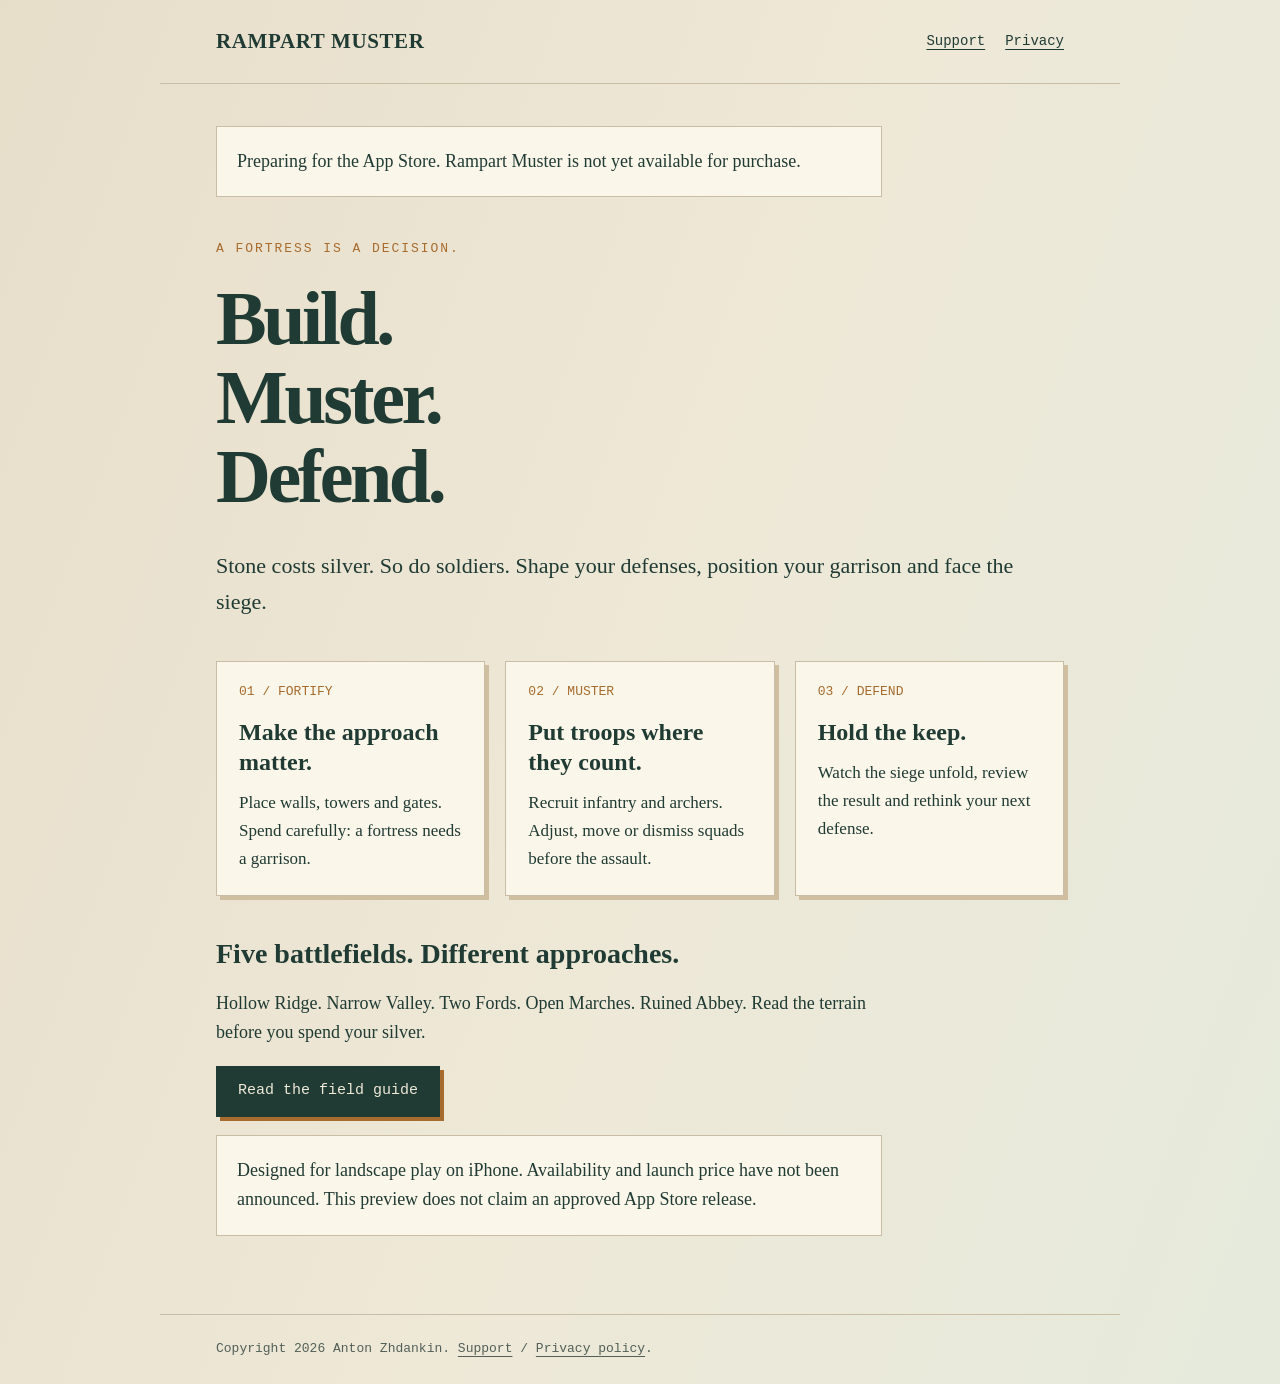
<file: index.html>
<!doctype html>
<html lang="en"><head><meta charset="utf-8"><meta name="viewport" content="width=device-width,initial-scale=1"><meta name="referrer" content="no-referrer"><meta name="description" content="Rampart Muster: build defenses, recruit your garrison and hold the keep."><title>Rampart Muster | Build. Muster. Defend.</title><link rel="stylesheet" href="styles.css"></head>
<body><a class="skip" href="#main">Skip to content</a><header><a class="brand" href="index.html">RAMPART MUSTER</a><nav aria-label="Main"><a href="support.html">Support</a><a href="privacy.html">Privacy</a></nav></header><main id="main">
<p class="notice">Preparing for the App Store. Rampart Muster is not yet available for purchase.</p>
<p class="eyebrow">A fortress is a decision.</p><h1>Build.<br>Muster.<br>Defend.</h1><p class="lead">Stone costs silver. So do soldiers. Shape your defenses, position your garrison and face the siege.</p>
<div class="grid"><section class="card"><span class="number">01 / FORTIFY</span><h2>Make the approach matter.</h2><p>Place walls, towers and gates. Spend carefully: a fortress needs a garrison.</p></section><section class="card"><span class="number">02 / MUSTER</span><h2>Put troops where they count.</h2><p>Recruit infantry and archers. Adjust, move or dismiss squads before the assault.</p></section><section class="card"><span class="number">03 / DEFEND</span><h2>Hold the keep.</h2><p>Watch the siege unfold, review the result and rethink your next defense.</p></section></div>
<h2>Five battlefields. Different approaches.</h2><p>Hollow Ridge. Narrow Valley. Two Fords. Open Marches. Ruined Abbey. Read the terrain before you spend your silver.</p><p><a class="button" href="support.html">Read the field guide</a></p><p class="notice">Designed for landscape play on iPhone. Availability and launch price have not been announced. This preview does not claim an approved App Store release.</p>
</main><footer>Copyright 2026 Anton Zhdankin. <a href="support.html">Support</a> / <a href="privacy.html">Privacy policy</a>.</footer></body></html>
</file>
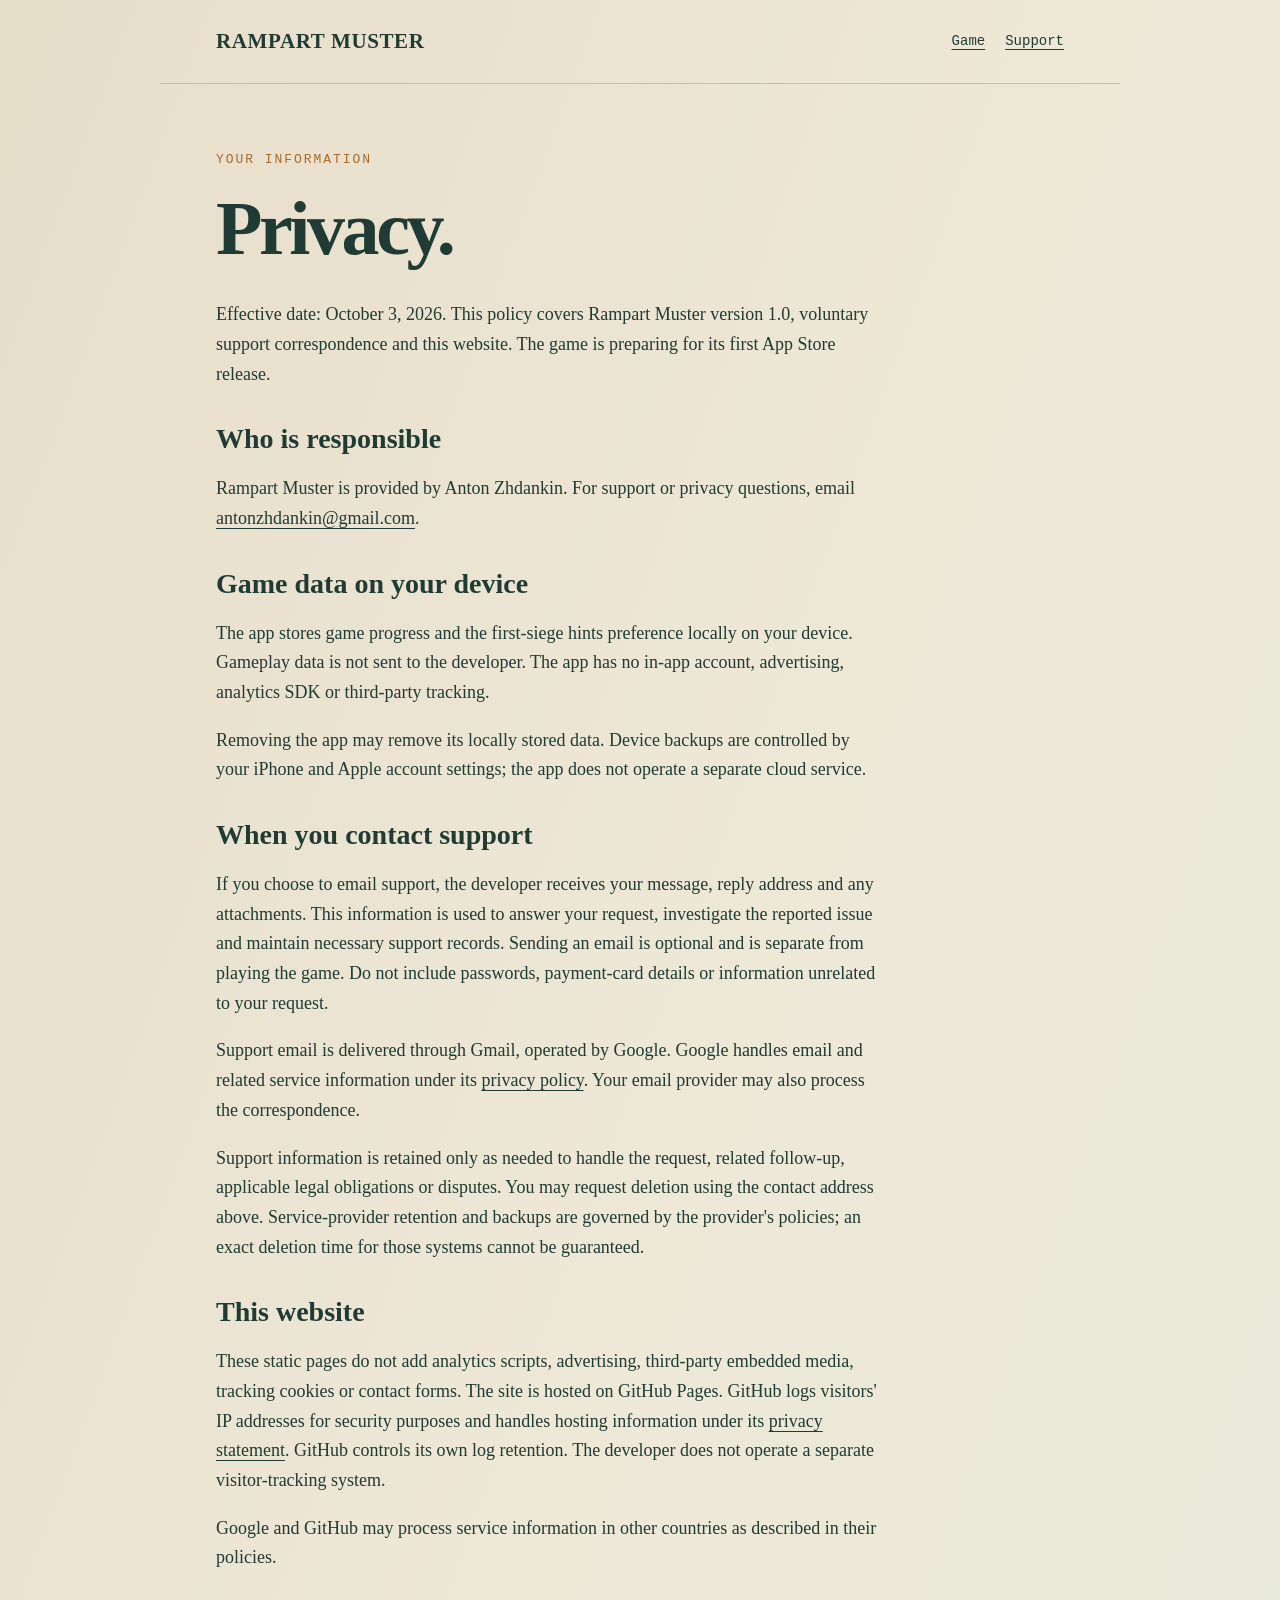
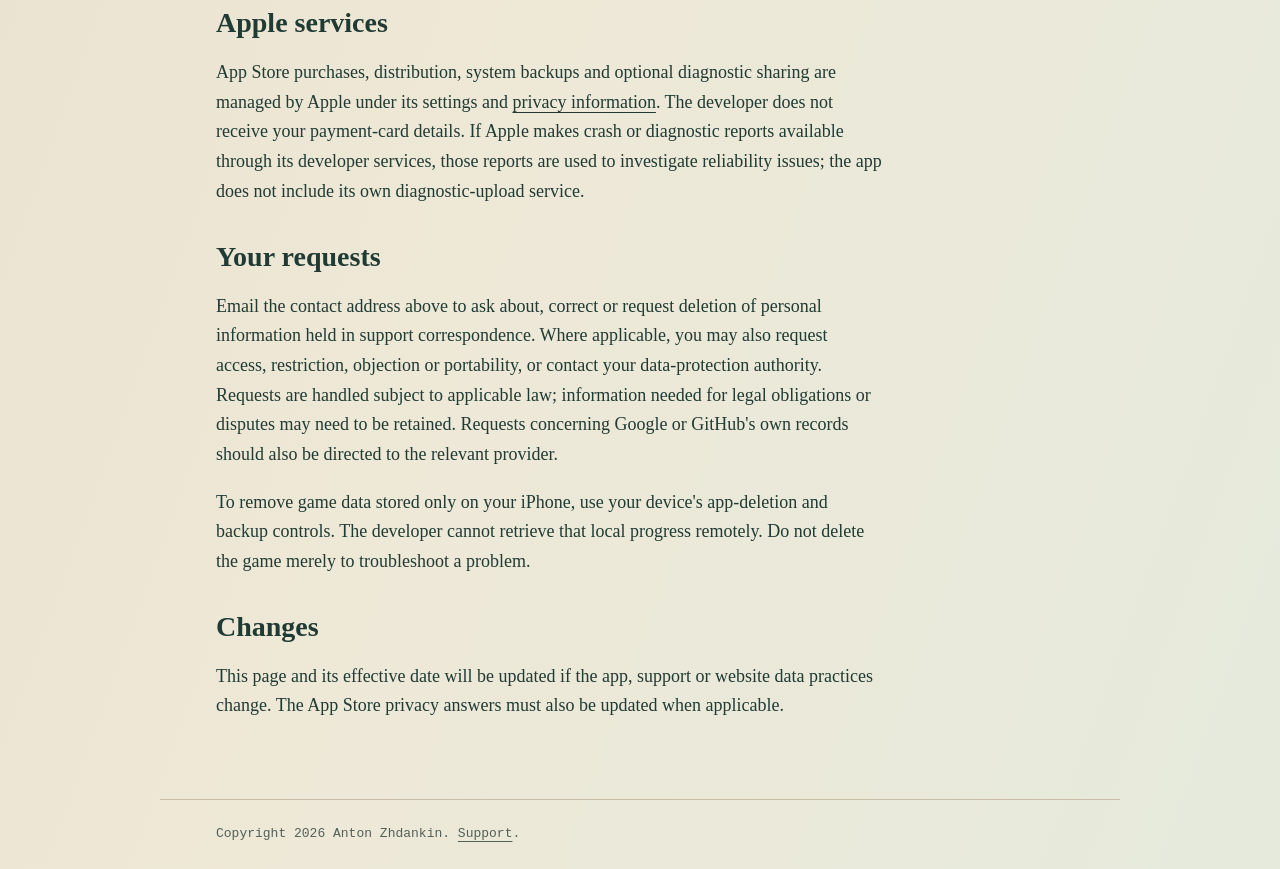
<file: privacy.html>
<!doctype html>
<html lang="en"><head><meta charset="utf-8"><meta name="viewport" content="width=device-width,initial-scale=1"><meta name="referrer" content="no-referrer"><meta name="description" content="Privacy information for Rampart Muster, its support email and this website."><title>Privacy policy | Rampart Muster</title><link rel="stylesheet" href="styles.css"></head>
<body><a class="skip" href="#main">Skip to content</a><header><a class="brand" href="index.html">RAMPART MUSTER</a><nav aria-label="Main"><a href="index.html">Game</a><a href="support.html">Support</a></nav></header><main id="main">
<p class="eyebrow">Your information</p><h1>Privacy.</h1><p>Effective date: October 3, 2026. This policy covers Rampart Muster version 1.0, voluntary support correspondence and this website. The game is preparing for its first App Store release.</p>
<h2>Who is responsible</h2><p>Rampart Muster is provided by Anton Zhdankin. For support or privacy questions, email <a href="mailto:antonzhdankin@gmail.com?subject=Rampart%20Muster%20privacy">antonzhdankin@gmail.com</a>.</p>
<h2>Game data on your device</h2><p>The app stores game progress and the first-siege hints preference locally on your device. Gameplay data is not sent to the developer. The app has no in-app account, advertising, analytics SDK or third-party tracking.</p><p>Removing the app may remove its locally stored data. Device backups are controlled by your iPhone and Apple account settings; the app does not operate a separate cloud service.</p>
<h2>When you contact support</h2><p>If you choose to email support, the developer receives your message, reply address and any attachments. This information is used to answer your request, investigate the reported issue and maintain necessary support records. Sending an email is optional and is separate from playing the game. Do not include passwords, payment-card details or information unrelated to your request.</p><p>Support email is delivered through Gmail, operated by Google. Google handles email and related service information under its <a href="https://policies.google.com/privacy" rel="noreferrer">privacy policy</a>. Your email provider may also process the correspondence.</p><p>Support information is retained only as needed to handle the request, related follow-up, applicable legal obligations or disputes. You may request deletion using the contact address above. Service-provider retention and backups are governed by the provider's policies; an exact deletion time for those systems cannot be guaranteed.</p>
<h2>This website</h2><p>These static pages do not add analytics scripts, advertising, third-party embedded media, tracking cookies or contact forms. The site is hosted on GitHub Pages. GitHub logs visitors' IP addresses for security purposes and handles hosting information under its <a href="https://docs.github.com/en/site-policy/privacy-policies/github-general-privacy-statement" rel="noreferrer">privacy statement</a>. GitHub controls its own log retention. The developer does not operate a separate visitor-tracking system.</p><p>Google and GitHub may process service information in other countries as described in their policies.</p>
<h2>Apple services</h2><p>App Store purchases, distribution, system backups and optional diagnostic sharing are managed by Apple under its settings and <a href="https://www.apple.com/legal/privacy/" rel="noreferrer">privacy information</a>. The developer does not receive your payment-card details. If Apple makes crash or diagnostic reports available through its developer services, those reports are used to investigate reliability issues; the app does not include its own diagnostic-upload service.</p>
<h2>Your requests</h2><p>Email the contact address above to ask about, correct or request deletion of personal information held in support correspondence. Where applicable, you may also request access, restriction, objection or portability, or contact your data-protection authority. Requests are handled subject to applicable law; information needed for legal obligations or disputes may need to be retained. Requests concerning Google or GitHub's own records should also be directed to the relevant provider.</p><p>To remove game data stored only on your iPhone, use your device's app-deletion and backup controls. The developer cannot retrieve that local progress remotely. Do not delete the game merely to troubleshoot a problem.</p>
<h2>Changes</h2><p>This page and its effective date will be updated if the app, support or website data practices change. The App Store privacy answers must also be updated when applicable.</p>
</main><footer>Copyright 2026 Anton Zhdankin. <a href="support.html">Support</a>.</footer></body></html>
</file>
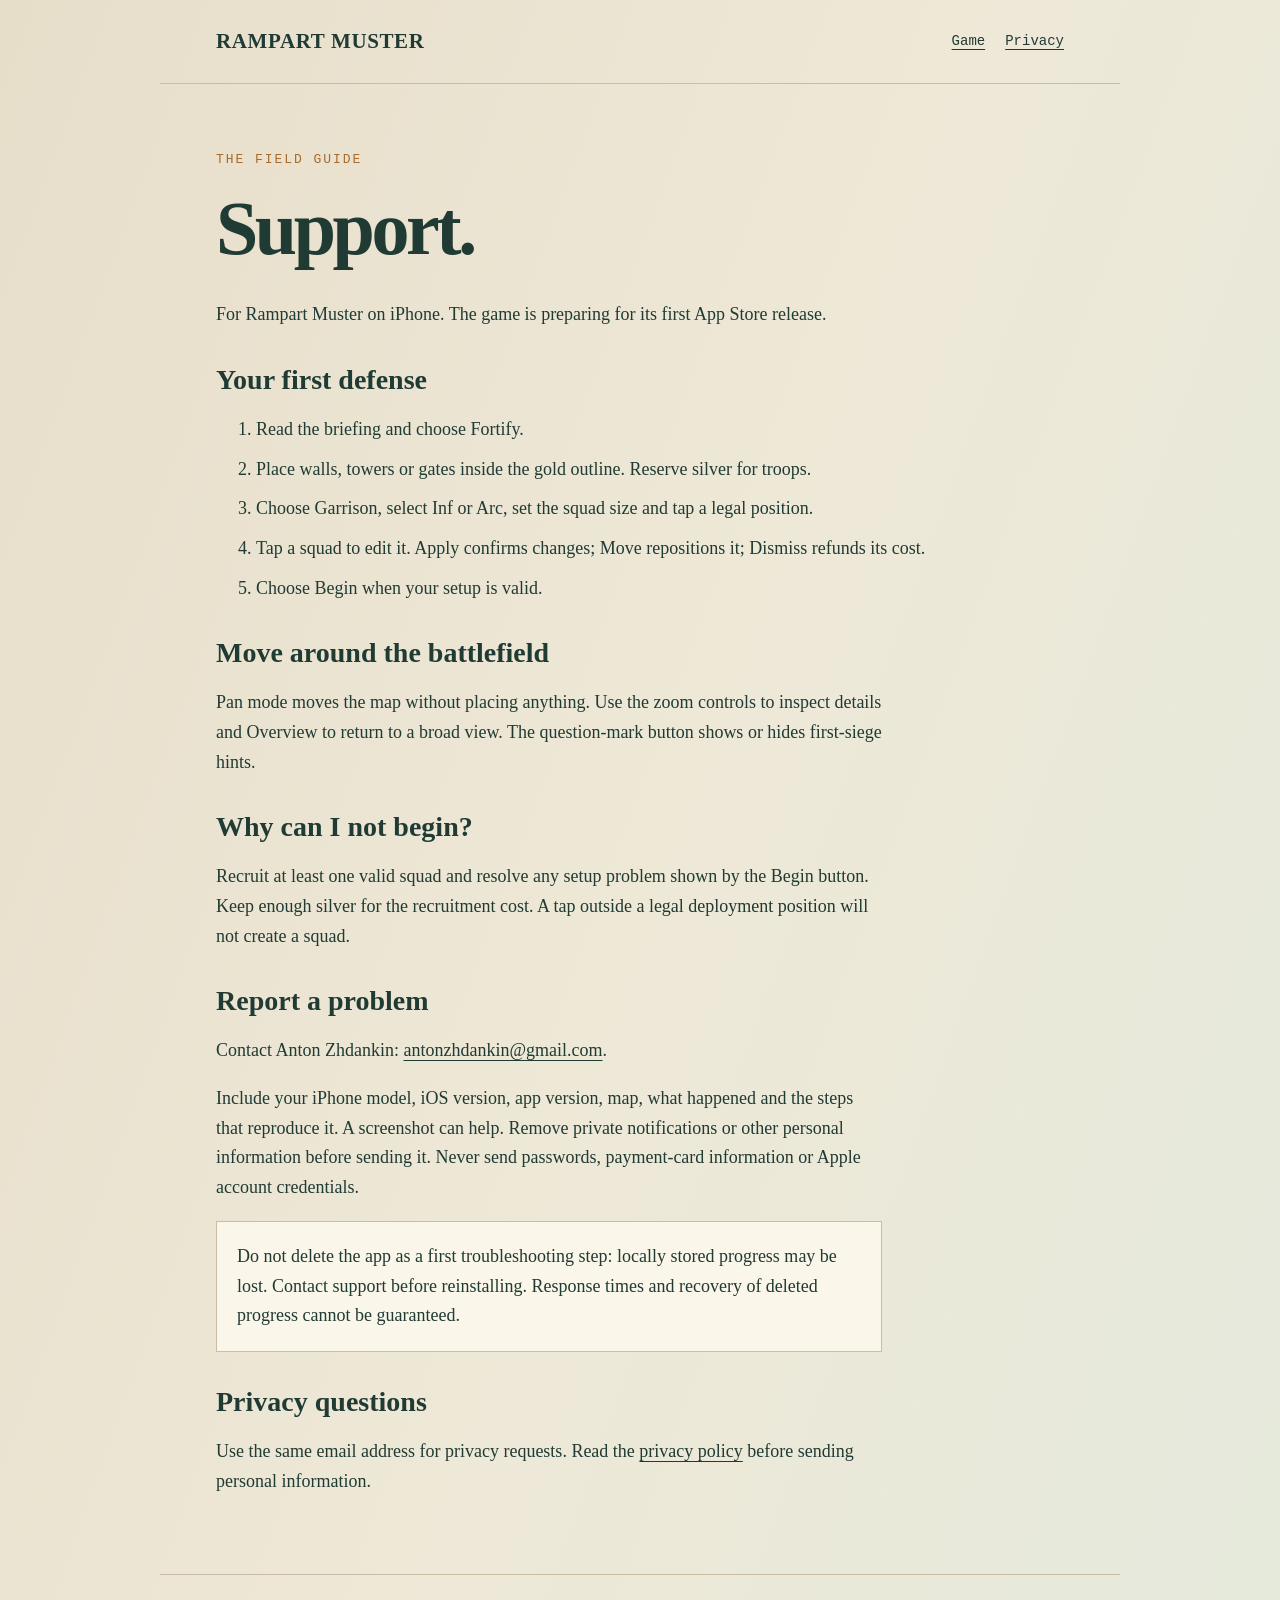
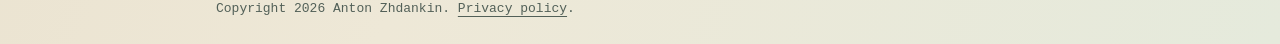
<file: support.html>
<!doctype html>
<html lang="en"><head><meta charset="utf-8"><meta name="viewport" content="width=device-width,initial-scale=1"><meta name="referrer" content="no-referrer"><meta name="description" content="Help and support for Rampart Muster: building defenses, editing your garrison, navigation and troubleshooting."><title>Support | Rampart Muster</title><link rel="stylesheet" href="styles.css"></head>
<body><a class="skip" href="#main">Skip to content</a><header><a class="brand" href="index.html">RAMPART MUSTER</a><nav aria-label="Main"><a href="index.html">Game</a><a href="privacy.html">Privacy</a></nav></header><main id="main">
<p class="eyebrow">The field guide</p><h1>Support.</h1><p>For Rampart Muster on iPhone. The game is preparing for its first App Store release.</p>
<h2>Your first defense</h2><ol><li>Read the briefing and choose Fortify.</li><li>Place walls, towers or gates inside the gold outline. Reserve silver for troops.</li><li>Choose Garrison, select Inf or Arc, set the squad size and tap a legal position.</li><li>Tap a squad to edit it. Apply confirms changes; Move repositions it; Dismiss refunds its cost.</li><li>Choose Begin when your setup is valid.</li></ol>
<h2>Move around the battlefield</h2><p>Pan mode moves the map without placing anything. Use the zoom controls to inspect details and Overview to return to a broad view. The question-mark button shows or hides first-siege hints.</p>
<h2>Why can I not begin?</h2><p>Recruit at least one valid squad and resolve any setup problem shown by the Begin button. Keep enough silver for the recruitment cost. A tap outside a legal deployment position will not create a squad.</p>
<h2>Report a problem</h2><p>Contact Anton Zhdankin: <a href="mailto:antonzhdankin@gmail.com?subject=Rampart%20Muster%20support">antonzhdankin@gmail.com</a>.</p><p>Include your iPhone model, iOS version, app version, map, what happened and the steps that reproduce it. A screenshot can help. Remove private notifications or other personal information before sending it. Never send passwords, payment-card information or Apple account credentials.</p>
<p class="notice">Do not delete the app as a first troubleshooting step: locally stored progress may be lost. Contact support before reinstalling. Response times and recovery of deleted progress cannot be guaranteed.</p>
<h2>Privacy questions</h2><p>Use the same email address for privacy requests. Read the <a href="privacy.html">privacy policy</a> before sending personal information.</p>
</main><footer>Copyright 2026 Anton Zhdankin. <a href="privacy.html">Privacy policy</a>.</footer></body></html>
</file>
<file: styles.css>
:root{color-scheme:light;--paper:#eee8d7;--ink:#203b34;--gold:#a76b2d;--line:#c9bea5;--muted:#526058;--panel:#faf6e9}
*{box-sizing:border-box}body{margin:0;background:linear-gradient(110deg,#e7deca 0%,var(--paper) 52%,#e5eadc 100%);color:var(--ink);font:18px/1.65 Georgia,serif}a{color:inherit;text-underline-offset:4px}a:focus-visible{outline:3px solid var(--gold);outline-offset:5px}header,main,footer{max-width:960px;margin:auto;padding:24px clamp(20px,5vw,56px)}header{display:flex;align-items:center;justify-content:space-between;gap:24px;border-bottom:1px solid var(--line)}.brand{font-size:21px;font-weight:bold;text-decoration:none;letter-spacing:.03em}nav{display:flex;gap:20px;flex-wrap:wrap;font:14px/1.5 'Courier New',monospace}.draft{padding:14px 18px;border-left:4px solid var(--gold);background:#fff2cd;font:14px/1.6 'Courier New',monospace}.eyebrow{font:13px/1.5 'Courier New',monospace;text-transform:uppercase;letter-spacing:.15em;color:var(--gold);margin-top:42px}h1{font-size:clamp(38px,7vw,76px);line-height:1.04;letter-spacing:-.045em;max-width:760px;margin:20px 0 32px}h2{font-size:28px;line-height:1.25;margin:32px 0 12px}p{max-width:74ch}.lead{font-size:22px}.grid{display:grid;grid-template-columns:repeat(3,1fr);gap:20px;margin:40px 0}.card{background:var(--panel);padding:22px;border:1px solid var(--line);box-shadow:4px 4px 0 #cfbea0}.card h2{font-size:24px;margin:0 0 12px}.card p{font-size:17px;margin:0}.number{display:block;font:13px 'Courier New',monospace;color:var(--gold);margin-bottom:18px}.button{display:inline-block;background:var(--ink);color:var(--paper);padding:12px 20px;text-decoration:none;border:2px solid var(--ink);box-shadow:4px 4px 0 var(--gold);font:15px/1.5 'Courier New',monospace}.notice{background:var(--panel);padding:20px;border:1px solid var(--line)}footer{font:13px/1.6 'Courier New',monospace;color:var(--muted);border-top:1px solid var(--line);margin-top:36px}li{margin:10px 0}code{font:15px 'Courier New',monospace;overflow-wrap:anywhere}.marker{background:#ffe8b0;padding:2px 5px;overflow-wrap:anywhere}.skip{position:absolute;left:-9999px}.skip:focus{left:16px;top:16px;background:var(--panel);padding:10px;z-index:2}@media(max-width:640px){header{align-items:flex-start;flex-direction:column;gap:12px}.grid{grid-template-columns:1fr}main{padding-top:16px}.lead{font-size:20px}h1{margin-bottom:24px}}
</file>
